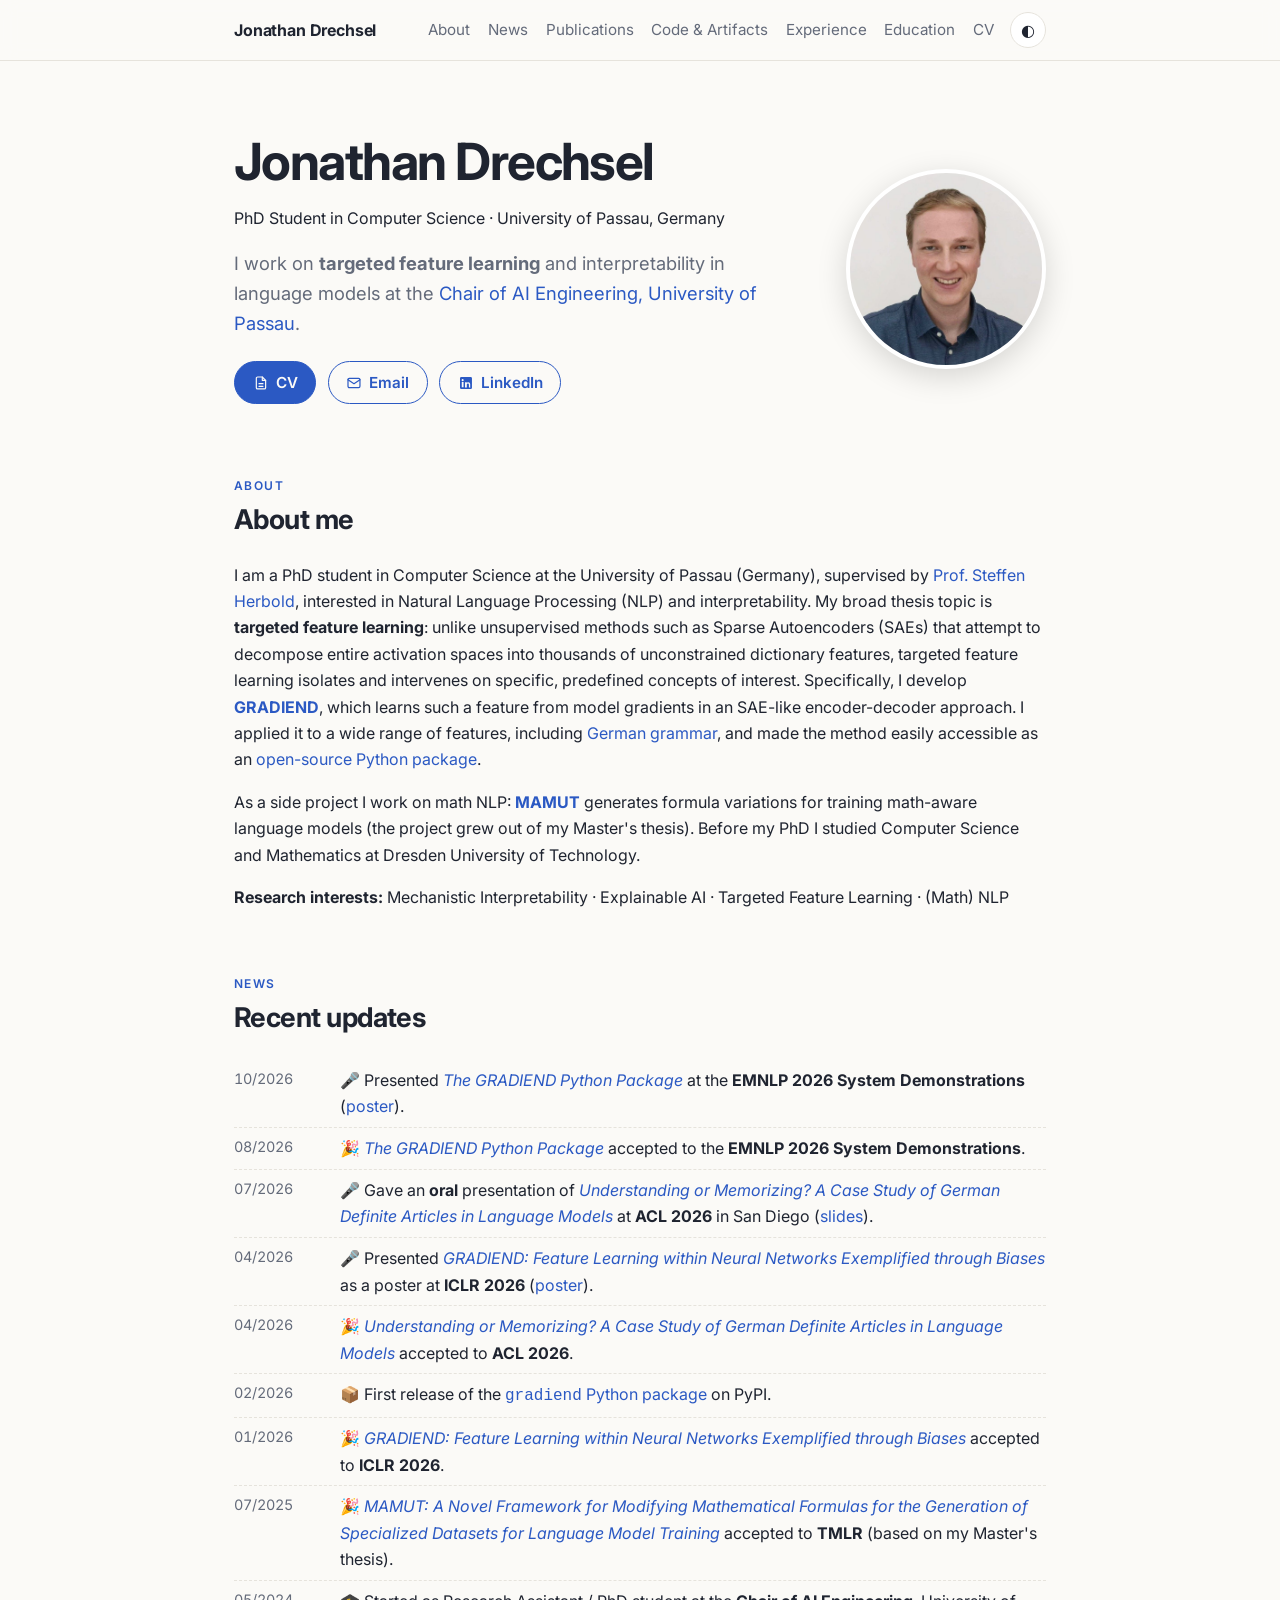
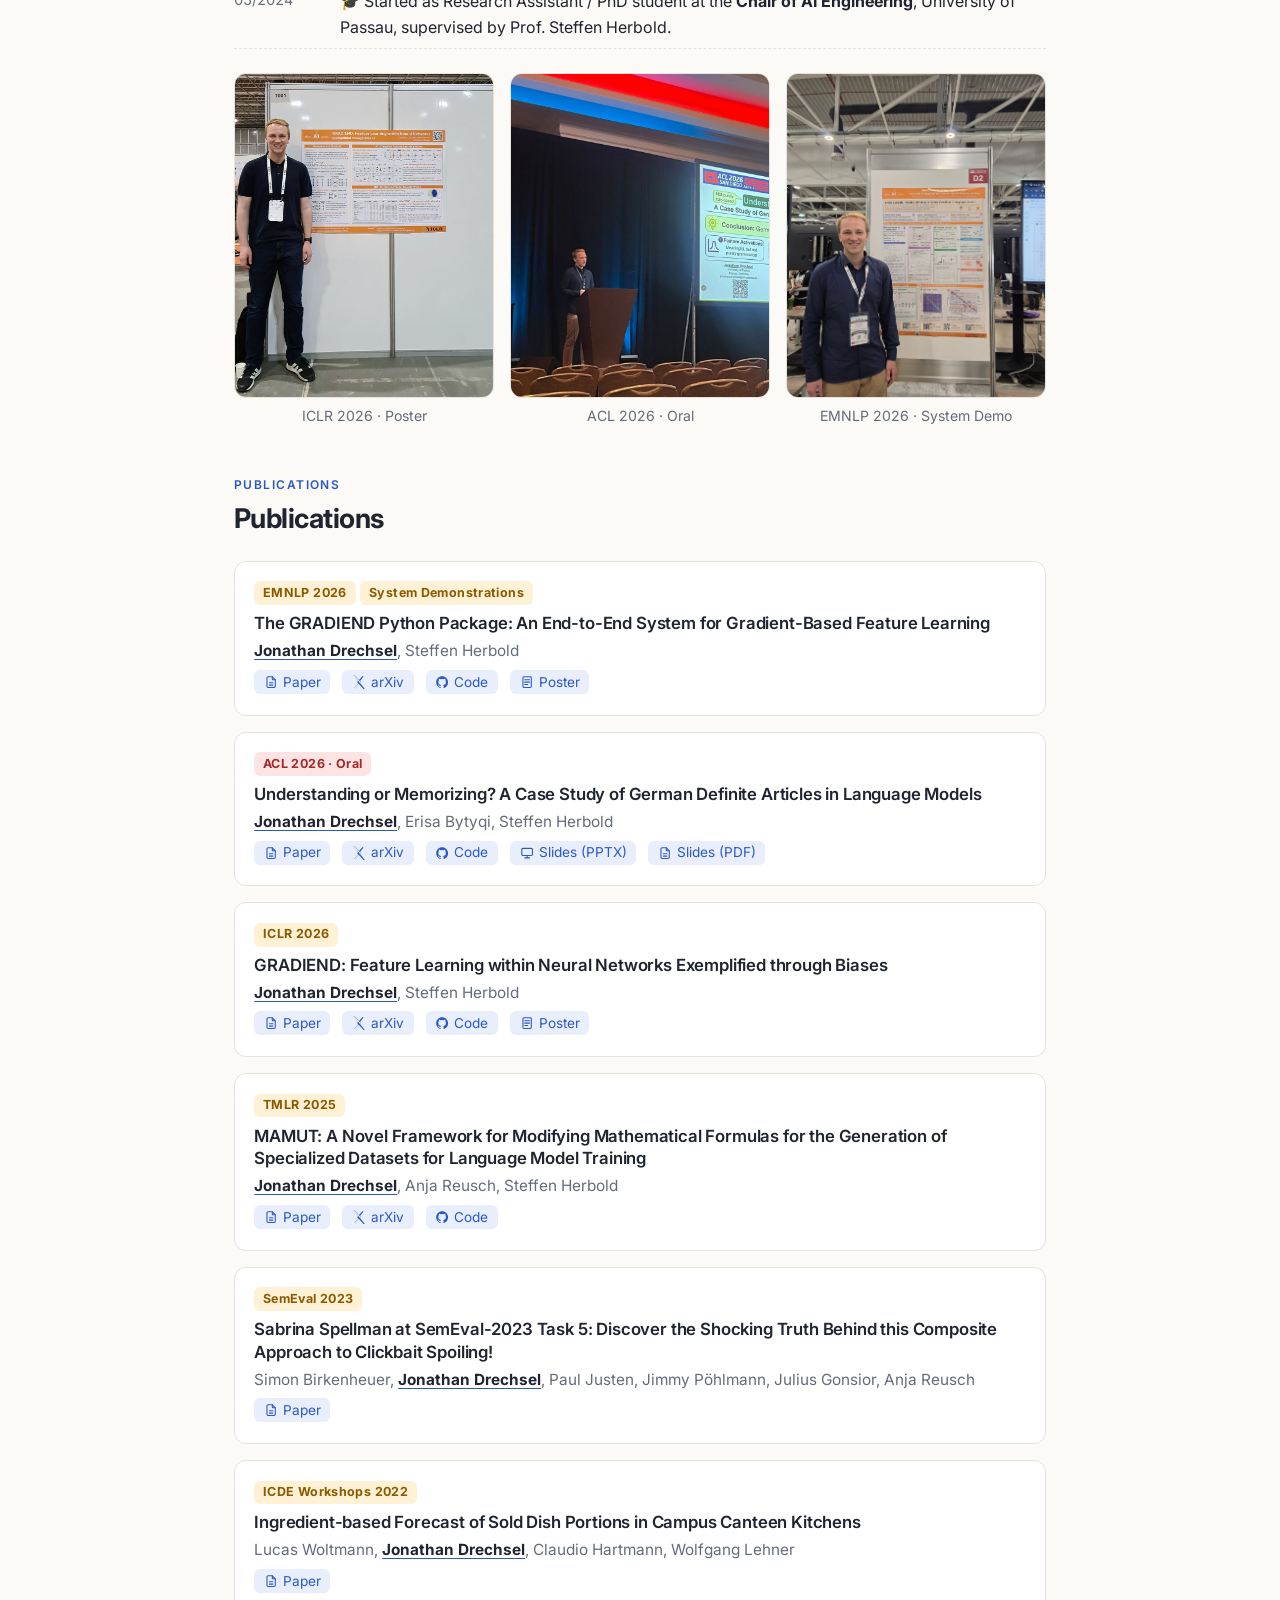
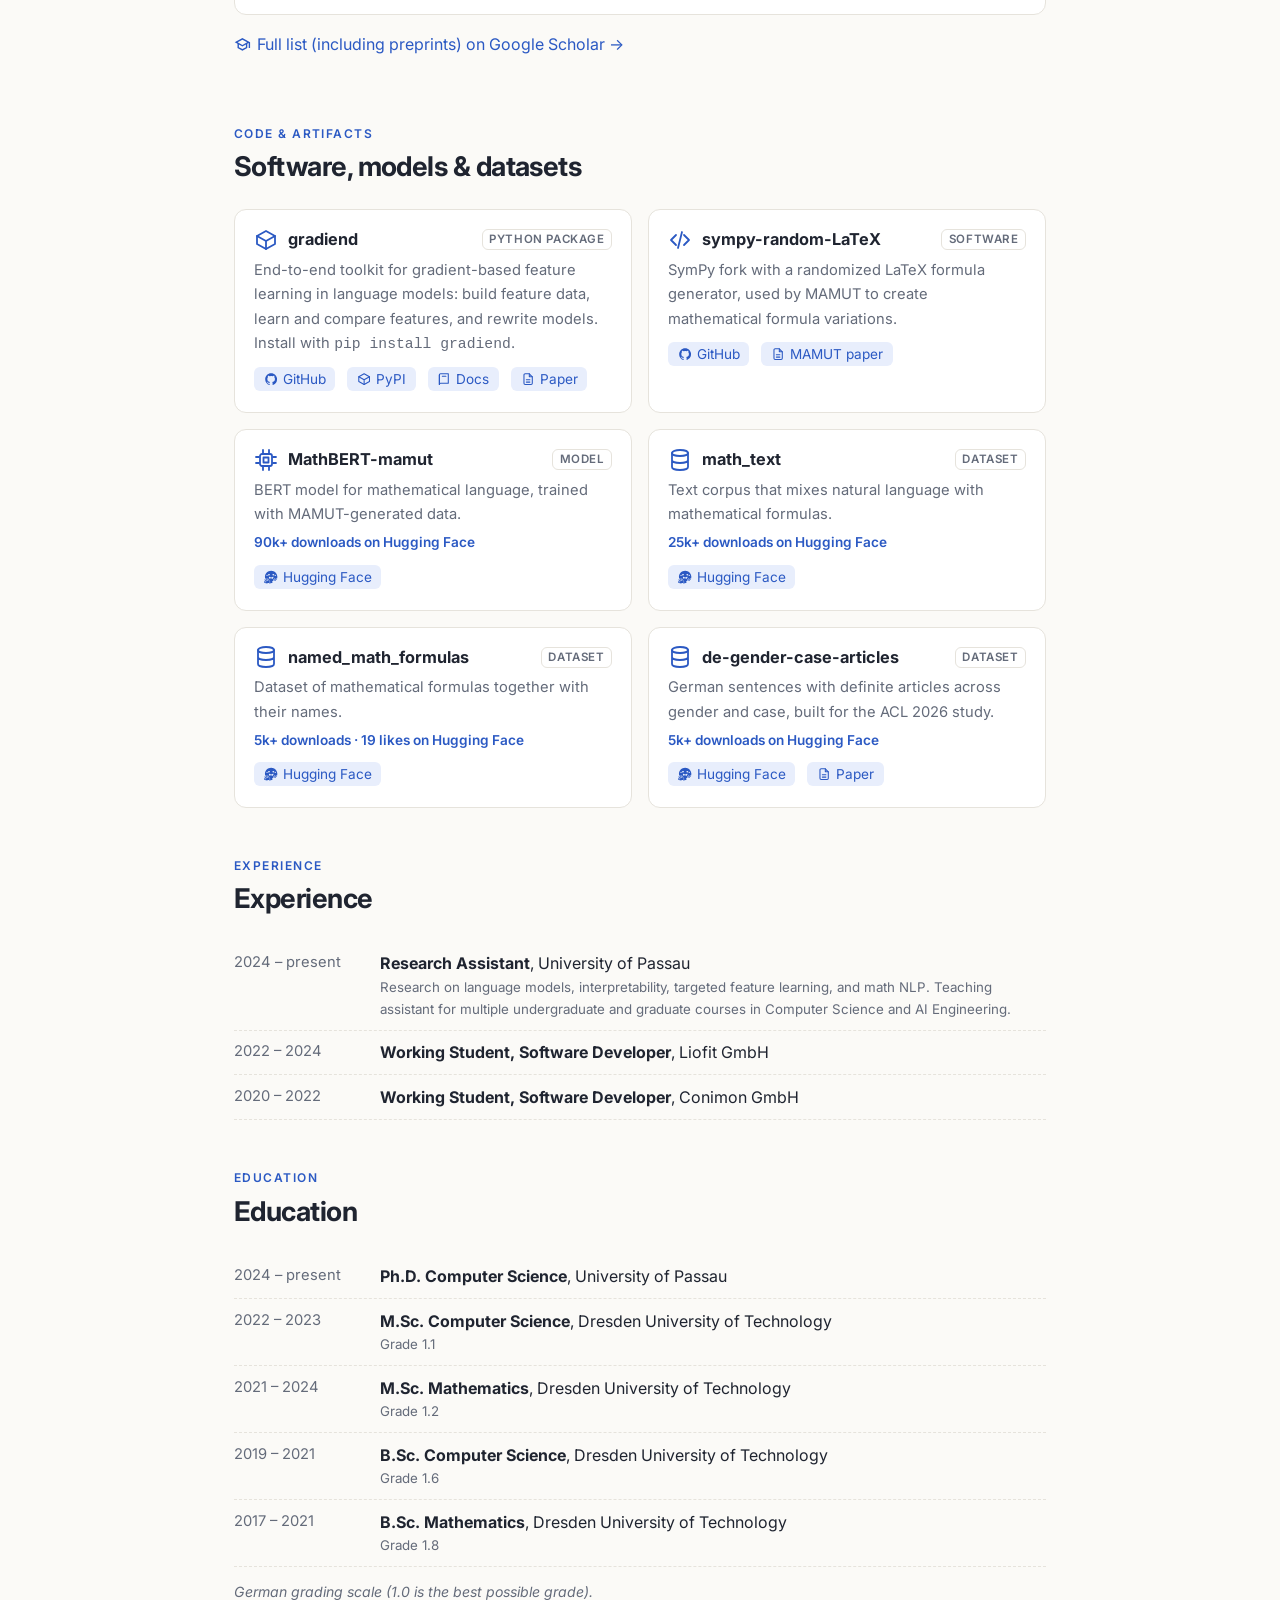
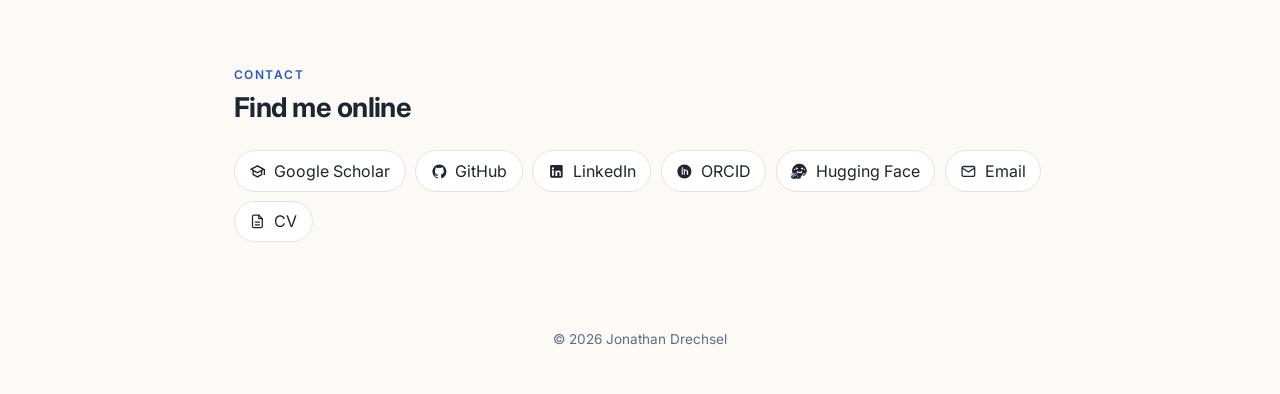
<file: index.html>
<!DOCTYPE html>
<html lang="en" data-theme="light">
<head>
  <meta charset="UTF-8" />
  <meta name="viewport" content="width=device-width, initial-scale=1" />
  <meta name="description" content="Jonathan Drechsel — PhD student in Computer Science at the University of Passau working on mechanistic interpretability, targeted feature learning, and (Math) NLP." />
  <meta name="author" content="Jonathan Drechsel" />
  <link rel="canonical" href="https://jdrechsel13.github.io/" />
  <meta property="og:type" content="website" />
  <meta property="og:title" content="Jonathan Drechsel" />
  <meta property="og:description" content="PhD student in Computer Science at the University of Passau working on mechanistic interpretability, targeted feature learning (GRADIEND), and (Math) NLP." />
  <meta property="og:url" content="https://jdrechsel13.github.io/" />
  <meta property="og:image" content="https://jdrechsel13.github.io/assets/profile.jpg" />
  <meta name="twitter:card" content="summary" />
  <meta name="twitter:title" content="Jonathan Drechsel" />
  <meta name="twitter:description" content="PhD student in Computer Science at the University of Passau working on mechanistic interpretability, targeted feature learning (GRADIEND), and (Math) NLP." />
  <meta name="twitter:image" content="https://jdrechsel13.github.io/assets/profile.jpg" />
  <title>Jonathan Drechsel</title>
  <link rel="icon" type="image/svg+xml" href="favicon.svg" />
  <script type="application/ld+json">
  {
    "@context": "https://schema.org",
    "@type": "Person",
    "name": "Jonathan Drechsel",
    "jobTitle": "PhD Student in Computer Science",
    "affiliation": {
      "@type": "Organization",
      "name": "University of Passau",
      "url": "https://www.fim.uni-passau.de/ai-engineering"
    },
    "url": "https://jdrechsel13.github.io/",
    "image": "https://jdrechsel13.github.io/assets/profile.jpg",
    "sameAs": [
      "https://scholar.google.com/citations?user=QU3A0L8AAAAJ",
      "https://github.com/jdrechsel13",
      "https://orcid.org/0009-0007-3383-2777",
      "https://www.linkedin.com/in/jonathan-drechsel-561b48285"
    ]
  }
  </script>
  <link rel="preconnect" href="https://fonts.googleapis.com" />
  <link rel="preconnect" href="https://fonts.gstatic.com" crossorigin />
  <link href="https://fonts.googleapis.com/css2?family=Inter:wght@400;500;600;700&display=swap" rel="stylesheet" />
  <link rel="stylesheet" href="styles.css" />
  <script>try{var t=localStorage.getItem("theme");if(t)document.documentElement.setAttribute("data-theme",t)}catch(e){}</script>
</head>
<body>
  <!-- Icon sprite -->
  <svg width="0" height="0" style="position:absolute" aria-hidden="true">
    <symbol id="i-github" viewBox="0 0 24 24"><path fill="currentColor" d="M12 2C6.48 2 2 6.58 2 12.26c0 4.52 2.87 8.35 6.84 9.71.5.1.68-.22.68-.48 0-.24-.01-.87-.01-1.71-2.78.62-3.37-1.37-3.37-1.37-.45-1.18-1.11-1.5-1.11-1.5-.91-.64.07-.63.07-.63 1 .07 1.53 1.06 1.53 1.06.89 1.56 2.34 1.11 2.91.85.09-.66.35-1.11.63-1.37-2.22-.26-4.56-1.14-4.56-5.07 0-1.12.39-2.03 1.03-2.75-.1-.26-.45-1.3.1-2.71 0 0 .84-.27 2.75 1.05A9.3 9.3 0 0 1 12 6.84c.85.004 1.71.12 2.51.35 1.9-1.32 2.74-1.05 2.74-1.05.55 1.41.2 2.45.1 2.71.64.72 1.03 1.63 1.03 2.75 0 3.94-2.34 4.8-4.57 5.06.36.32.68.94.68 1.9 0 1.37-.01 2.47-.01 2.81 0 .27.18.59.69.48A10.27 10.27 0 0 0 22 12.26C22 6.58 17.52 2 12 2z"/></symbol>
    <symbol id="i-linkedin" viewBox="0 0 24 24"><path fill="currentColor" d="M19 3a2 2 0 0 1 2 2v14a2 2 0 0 1-2 2H5a2 2 0 0 1-2-2V5a2 2 0 0 1 2-2h14zM8.34 18.34V10.5H5.67v7.84h2.67zM7 9.3a1.55 1.55 0 1 0 0-3.1 1.55 1.55 0 0 0 0 3.1zM18.34 18.34v-4.27c0-2.29-1.22-3.35-2.85-3.35-1.31 0-1.9.72-2.23 1.23v-1.05h-2.67c.04.74 0 7.84 0 7.84h2.67v-4.38c0-.23.02-.47.08-.63.19-.47.62-1 1.35-1 0 0 .95-.06 1.48.95.3.56.27 1.36.27 2.14v2.92h2.9z"/></symbol>
    <symbol id="i-orcid" viewBox="0 0 24 24"><path fill="currentColor" d="M12 2C6.48 2 2 6.48 2 12s4.48 10 10 10 10-4.48 10-10S17.52 2 12 2zM9.62 16.85H8.16V8.36h1.46v8.49zm.73-9.72a.95.95 0 1 1-1.9 0 .95.95 0 0 1 1.9 0zm6.5 9.72h-1.45v-4.37c0-1.08-.39-1.82-1.36-1.82-.74 0-1.18.5-1.37.98-.07.17-.09.41-.09.65v4.56h-1.45s.02-7.38 0-8.15h1.45v1.16c.19-.3.54-.72 1.32-.72 1.97 0 3.45 1.29 3.45 4.05v3.66z"/></symbol>
    <symbol id="i-scholar" viewBox="0 0 24 24"><path fill="currentColor" d="M12 3 1 9l4 2.18v6L12 21l7-3.82v-6l2-1.09V17h2V9L12 3zm6.82 6L12 12.72 5.18 9 12 5.28 18.82 9zM17 15.99l-5 2.73-5-2.73v-3.72L12 15l5-2.73v3.72z"/></symbol>
    <symbol id="i-mail" viewBox="0 0 24 24"><g fill="none" stroke="currentColor" stroke-width="1.8" stroke-linecap="round" stroke-linejoin="round"><rect x="3" y="5" width="18" height="14" rx="2"/><path d="m3 7 9 6 9-6"/></g></symbol>
    <symbol id="i-file" viewBox="0 0 24 24"><g fill="none" stroke="currentColor" stroke-width="1.8" stroke-linecap="round" stroke-linejoin="round"><path d="M14 3H7a2 2 0 0 0-2 2v14a2 2 0 0 0 2 2h10a2 2 0 0 0 2-2V8z"/><path d="M14 3v5h5M9 13h6M9 17h6"/></g></symbol>
    <symbol id="i-package" viewBox="0 0 24 24"><g fill="none" stroke="currentColor" stroke-width="1.8" stroke-linecap="round" stroke-linejoin="round"><path d="M21 8 12 3 3 8v8l9 5 9-5z"/><path d="m3 8 9 5 9-5M12 13v8"/></g></symbol>
    <symbol id="i-book" viewBox="0 0 24 24"><g fill="none" stroke="currentColor" stroke-width="1.8" stroke-linecap="round" stroke-linejoin="round"><path d="M4 5a2 2 0 0 1 2-2h13v16H6a2 2 0 0 0-2 2z"/><path d="M4 21V5M9 7h6"/></g></symbol>
    <symbol id="i-database" viewBox="0 0 24 24"><g fill="none" stroke="currentColor" stroke-width="1.8" stroke-linecap="round" stroke-linejoin="round"><ellipse cx="12" cy="5" rx="8" ry="3"/><path d="M4 5v14c0 1.7 3.6 3 8 3s8-1.3 8-3V5M4 12c0 1.7 3.6 3 8 3s8-1.3 8-3"/></g></symbol>
    <symbol id="i-cpu" viewBox="0 0 24 24"><g fill="none" stroke="currentColor" stroke-width="1.8" stroke-linecap="round" stroke-linejoin="round"><rect x="6" y="6" width="12" height="12" rx="2"/><rect x="9.5" y="9.5" width="5" height="5"/><path d="M9 2v3M15 2v3M9 19v3M15 19v3M2 9h3M2 15h3M19 9h3M19 15h3"/></g></symbol>
    <symbol id="i-code" viewBox="0 0 24 24"><g fill="none" stroke="currentColor" stroke-width="1.8" stroke-linecap="round" stroke-linejoin="round"><path d="m8 7-5 5 5 5M16 7l5 5-5 5M14 4l-4 16"/></g></symbol>
    <symbol id="i-hf" viewBox="0 0 24 24"><path fill="currentColor" d="M12.025 1.13c-5.77 0-10.449 4.647-10.449 10.378 0 1.112.178 2.181.503 3.185.064-.222.203-.444.416-.577a.96.96 0 0 1 .524-.15c.293 0 .584.124.84.284.278.173.48.408.71.694.226.282.458.611.684.951v-.014c.017-.324.106-.622.264-.874s.403-.487.762-.543c.3-.047.596.06.787.203s.31.313.4.467c.15.257.212.468.233.542.01.026.653 1.552 1.657 2.54.616.605 1.01 1.223 1.082 1.912.055.537-.096 1.059-.38 1.572.637.121 1.294.187 1.967.187.657 0 1.298-.063 1.921-.178-.287-.517-.44-1.041-.384-1.581.07-.69.465-1.307 1.081-1.913 1.004-.987 1.647-2.513 1.657-2.539.021-.074.083-.285.233-.542.09-.154.208-.323.4-.467a1.08 1.08 0 0 1 .787-.203c.359.056.604.29.762.543s.247.55.265.874v.015c.225-.34.457-.67.683-.952.23-.286.432-.52.71-.694.257-.16.547-.284.84-.285a.97.97 0 0 1 .524.151c.228.143.373.388.43.625l.006.04a10.3 10.3 0 0 0 .534-3.273c0-5.731-4.678-10.378-10.449-10.378M8.327 6.583a1.5 1.5 0 0 1 .713.174 1.487 1.487 0 0 1 .617 2.013c-.183.343-.762-.214-1.102-.094-.38.134-.532.914-.917.71a1.487 1.487 0 0 1 .69-2.803m7.486 0a1.487 1.487 0 0 1 .689 2.803c-.385.204-.536-.576-.916-.71-.34-.12-.92.437-1.103.094a1.487 1.487 0 0 1 .617-2.013 1.5 1.5 0 0 1 .713-.174m-10.68 1.55a.96.96 0 1 1 0 1.921.96.96 0 0 1 0-1.92m13.838 0a.96.96 0 1 1 0 1.92.96.96 0 0 1 0-1.92M8.489 11.458c.588.01 1.965 1.157 3.572 1.164 1.607-.007 2.984-1.155 3.572-1.164.196-.003.305.12.305.454 0 .886-.424 2.328-1.563 3.202-.22-.756-1.396-1.366-1.63-1.32q-.011.001-.02.006l-.044.026-.01.008-.03.024q-.018.017-.035.036l-.032.04a1 1 0 0 0-.058.09l-.014.025q-.049.088-.11.19a1 1 0 0 1-.083.116 1.2 1.2 0 0 1-.173.18q-.035.029-.075.058a1.3 1.3 0 0 1-.251-.243 1 1 0 0 1-.076-.107c-.124-.193-.177-.363-.337-.444-.034-.016-.104-.008-.2.022q-.094.03-.216.087-.06.028-.125.063l-.13.074q-.067.04-.136.086a3 3 0 0 0-.135.096 3 3 0 0 0-.26.219 2 2 0 0 0-.12.121 2 2 0 0 0-.106.128l-.002.002a2 2 0 0 0-.09.132l-.001.001a1.2 1.2 0 0 0-.105.212q-.013.036-.024.073c-1.139-.875-1.563-2.317-1.563-3.203 0-.334.109-.457.305-.454m.836 10.354c.824-1.19.766-2.082-.365-3.194-1.13-1.112-1.789-2.738-1.789-2.738s-.246-.945-.806-.858-.97 1.499.202 2.362c1.173.864-.233 1.45-.685.64-.45-.812-1.683-2.896-2.322-3.295s-1.089-.175-.938.647 2.822 2.813 2.562 3.244-1.176-.506-1.176-.506-2.866-2.567-3.49-1.898.473 1.23 2.037 2.16c1.564.932 1.686 1.178 1.464 1.53s-3.675-2.511-4-1.297c-.323 1.214 3.524 1.567 3.287 2.405-.238.839-2.71-1.587-3.216-.642-.506.946 3.49 2.056 3.522 2.064 1.29.33 4.568 1.028 5.713-.624m5.349 0c-.824-1.19-.766-2.082.365-3.194 1.13-1.112 1.789-2.738 1.789-2.738s.246-.945.806-.858.97 1.499-.202 2.362c-1.173.864.233 1.45.685.64.451-.812 1.683-2.896 2.322-3.295s1.089-.175.938.647-2.822 2.813-2.562 3.244-1.176-.506-1.176-.506-2.866-2.567-3.49-1.898-.473 1.23-2.037 2.16c-1.564.932-1.686 1.178-1.464 1.53s3.675-2.511 4-1.297c.323 1.214-3.524 1.567-3.287 2.405.238.839 2.71-1.587 3.216-.642.506.946-3.49 2.056-3.522 2.064-1.29.33-4.568 1.028-5.713-.624"/></symbol>
    <symbol id="i-arxiv" viewBox="0 0 24 24"><path fill="currentColor" d="M3.8423 0a1.0037 1.0037 0 0 0-.922.6078c-.1536.3687-.0438.6275.2938 1.1113l6.9185 8.3597-1.0223 1.1058a1.0393 1.0393 0 0 0 .003 1.4229l1.2292 1.3135-5.4391 6.4444c-.2803.299-.4538.823-.2971 1.1986a1.0253 1.0253 0 0 0 .9585.635.9133.9133 0 0 0 .6891-.3405l5.783-6.126 7.4902 8.0051a.8527.8527 0 0 0 .6835.2597.9575.9575 0 0 0 .8777-.6138c.1577-.377-.017-.7502-.306-1.1407l-7.0518-8.3418 1.0632-1.13a.9626.9626 0 0 0 .0089-1.3165L4.6336.4639s-.3733-.4535-.768-.463zm0 .272h.0166c.2179.0052.4874.2715.5644.3639l.005.006.0052.0055 10.169 10.9905a.6915.6915 0 0 1-.0072.945l-1.0666 1.133-1.4982-1.7724-8.5994-10.39c-.3286-.472-.352-.6183-.2592-.841a.7307.7307 0 0 1 .6704-.4401Zm14.341 1.5701a.877.877 0 0 0-.6554.2418l-5.6962 6.1584 1.6944 1.8319 5.3089-6.5138c.3251-.4335.479-.6603.3247-1.0292a1.1205 1.1205 0 0 0-.9763-.689zm-7.6557 12.2823 1.3186 1.4135-5.7864 6.1295a.6494.6494 0 0 1-.4959.26.7516.7516 0 0 1-.706-.4669c-.1119-.2682.0359-.6864.2442-.9083l.0051-.0055.0047-.0055z"/></symbol>
    <symbol id="i-slides" viewBox="0 0 24 24"><g fill="none" stroke="currentColor" stroke-width="1.8" stroke-linecap="round" stroke-linejoin="round"><rect x="3" y="4" width="18" height="12" rx="2"/><path d="M12 16v4M8 20h8"/></g></symbol>
    <symbol id="i-poster" viewBox="0 0 24 24"><g fill="none" stroke="currentColor" stroke-width="1.8" stroke-linecap="round" stroke-linejoin="round"><rect x="5" y="3" width="14" height="18" rx="1.5"/><path d="M8 8h8M8 12h8M8 16h5"/></g></symbol>
  </svg>

  <header class="site-header">
    <div class="wrap">
      <a class="brand" href="#top">Jonathan Drechsel</a>
      <nav class="nav" aria-label="Primary">
        <a href="#about">About</a>
        <a href="#news">News</a>
        <a href="#publications">Publications</a>
        <a href="#artifacts">Code &amp; Artifacts</a>
        <a href="#experience">Experience</a>
        <a href="#education">Education</a>
        <a href="cv.html">CV</a>
      </nav>
      <button type="button" class="theme-toggle" id="theme-toggle" aria-label="Toggle dark mode">◐</button>
    </div>
  </header>

  <main id="top" class="wrap">
    <section class="hero">
      <div>
        <h1>Jonathan Drechsel</h1>
        <p class="hero__role">PhD Student in Computer Science · University of Passau, Germany</p>
        <p class="hero__lead">I work on <strong>targeted feature learning</strong> and interpretability in language models at the <a href="https://www.fim.uni-passau.de/ai-engineering" target="_blank" rel="noopener">Chair of AI Engineering, University of Passau</a>.</p>
        <div class="btns">
          <a class="btn btn--primary" href="cv.html"><svg class="icon"><use href="#i-file"/></svg>CV</a>
          <a class="btn btn--ghost" href="mailto:jonathan.drechsel@uni-passau.de"><svg class="icon"><use href="#i-mail"/></svg>Email</a>
          <a class="btn btn--ghost" href="https://www.linkedin.com/in/jonathan-drechsel-561b48285" target="_blank" rel="noopener"><svg class="icon"><use href="#i-linkedin"/></svg>LinkedIn</a>
        </div>
      </div>
      <img class="hero__photo" src="assets/profile.jpg" alt="Portrait of Jonathan Drechsel" onerror="this.style.visibility='hidden'" />
    </section>

    <section id="about" class="section">
      <div class="section__label">About</div>
      <h2>About me</h2>
      <p>I am a PhD student in Computer Science at the University of Passau (Germany), supervised by <a href="https://scholar.google.com/citations?user=Fac_e58AAAAJ" target="_blank" rel="noopener">Prof. Steffen Herbold</a>, interested in Natural Language Processing (NLP) and interpretability. My broad thesis topic is <strong>targeted feature learning</strong>: unlike unsupervised methods such as Sparse Autoencoders (SAEs) that attempt to decompose entire activation spaces into thousands of unconstrained dictionary features, targeted feature learning isolates and intervenes on specific, predefined concepts of interest. Specifically, I develop <a href="https://iclr.cc/virtual/2026/poster/10011792" target="_blank" rel="noopener"><strong>GRADIEND</strong></a>, which learns such a feature from model gradients in an SAE-like encoder-decoder approach. I applied it to a wide range of features, including <a href="https://aclanthology.org/2026.acl-long.436/" target="_blank" rel="noopener">German grammar</a>, and made the method easily accessible as an <a href="https://aclanthology.org/2026.emnlp-demos.18/" target="_blank" rel="noopener">open-source Python package</a>.</p>
      <p>As a side project I work on math NLP: <a href="https://openreview.net/forum?id=khODmRpQEx" target="_blank" rel="noopener"><strong>MAMUT</strong></a> generates formula variations for training math-aware language models (the project grew out of my Master's thesis). Before my PhD I studied Computer Science and Mathematics at Dresden University of Technology.</p>
      <p><strong>Research interests:</strong> Mechanistic Interpretability · Explainable AI · Targeted Feature Learning · (Math) NLP</p>
    </section>

    <section id="news" class="section">
      <div class="section__label">News</div>
      <h2>Recent updates</h2>
      <ul class="news">
        <li><time>10/2026</time><span>🎤 Presented <a href="https://aclanthology.org/2026.emnlp-demos.18/" target="_blank" rel="noopener"><em>The GRADIEND Python Package</em></a> at the <strong>EMNLP 2026 System Demonstrations</strong> (<a href="assets/2026-EMNLP-poster.pdf" target="_blank" rel="noopener">poster</a>).</span></li>
        <li><time>08/2026</time><span>🎉 <a href="https://aclanthology.org/2026.emnlp-demos.18/" target="_blank" rel="noopener"><em>The GRADIEND Python Package</em></a> accepted to the <strong>EMNLP 2026 System Demonstrations</strong>.</span></li>
        <li><time>07/2026</time><span>🎤 Gave an <strong>oral</strong> presentation of <a href="https://aclanthology.org/2026.acl-long.436/" target="_blank" rel="noopener"><em>Understanding or Memorizing? A Case Study of German Definite Articles in Language Models</em></a> at <strong>ACL 2026</strong> in San Diego (<a href="assets/2026-ACL-slides.pptx" download>slides</a>).</span></li>
        <li><time>04/2026</time><span>🎤 Presented <a href="https://iclr.cc/virtual/2026/poster/10011792" target="_blank" rel="noopener"><em>GRADIEND: Feature Learning within Neural Networks Exemplified through Biases</em></a> as a poster at <strong>ICLR 2026</strong> (<a href="assets/2026-ICLR-poster.pdf" target="_blank" rel="noopener">poster</a>).</span></li>
        <li><time>04/2026</time><span>🎉 <a href="https://aclanthology.org/2026.acl-long.436/" target="_blank" rel="noopener"><em>Understanding or Memorizing? A Case Study of German Definite Articles in Language Models</em></a> accepted to <strong>ACL 2026</strong>.</span></li>
        <li><time>02/2026</time><span>📦 First release of the <a href="https://pypi.org/project/gradiend/" target="_blank" rel="noopener"><code>gradiend</code> Python package</a> on PyPI.</span></li>
        <li><time>01/2026</time><span>🎉 <a href="https://iclr.cc/virtual/2026/poster/10011792" target="_blank" rel="noopener"><em>GRADIEND: Feature Learning within Neural Networks Exemplified through Biases</em></a> accepted to <strong>ICLR 2026</strong>.</span></li>
        <li><time>07/2025</time><span>🎉 <a href="https://openreview.net/forum?id=khODmRpQEx" target="_blank" rel="noopener"><em>MAMUT: A Novel Framework for Modifying Mathematical Formulas for the Generation of Specialized Datasets for Language Model Training</em></a> accepted to <strong>TMLR</strong> (based on my Master's thesis).</span></li>
        <li><time>05/2024</time><span>🎓 Started as Research Assistant / PhD student at the <strong>Chair of AI Engineering</strong>, University of Passau, supervised by Prof. Steffen Herbold.</span></li>
      </ul>
      <div class="gallery">
        <figure><a href="assets/2026-ICLR-poster.pdf" target="_blank" rel="noopener"><img src="assets/2026-ICLR-photo.jpg" alt="Jonathan Drechsel at his ICLR 2026 poster" loading="lazy" /></a><figcaption>ICLR 2026 · Poster</figcaption></figure>
        <figure><a href="assets/2026-ACL-slides.pptx" download><img src="assets/2026-ACL-photo.jpg" alt="Jonathan Drechsel presenting at ACL 2026" loading="lazy" /></a><figcaption>ACL 2026 · Oral</figcaption></figure>
        <figure><a href="assets/2026-EMNLP-poster.pdf" target="_blank" rel="noopener"><img src="assets/2026-EMNLP-photo.jpg" alt="Jonathan Drechsel at his EMNLP 2026 demo poster" loading="lazy" /></a><figcaption>EMNLP 2026 · System Demo</figcaption></figure>
      </div>
    </section>

    <section id="publications" class="section">
      <div class="section__label">Publications</div>
      <h2>Publications</h2>

      <article class="pub">
        <span class="venue">EMNLP 2026</span><span class="venue">System Demonstrations</span>
        <h3 class="pub__title">The GRADIEND Python Package: An End-to-End System for Gradient-Based Feature Learning</h3>
        <p class="pub__authors"><strong>Jonathan Drechsel</strong>, Steffen Herbold</p>
        <div class="links">
          <a href="https://aclanthology.org/2026.emnlp-demos.18/" target="_blank" rel="noopener"><svg class="icon"><use href="#i-file"/></svg>Paper</a>
          <a href="https://arxiv.org/abs/2602.23993" target="_blank" rel="noopener"><svg class="icon"><use href="#i-arxiv"/></svg>arXiv</a>
          <a href="https://github.com/aieng-lab/gradiend" target="_blank" rel="noopener"><svg class="icon"><use href="#i-github"/></svg>Code</a>
          <a href="assets/2026-EMNLP-poster.pdf" target="_blank" rel="noopener"><svg class="icon"><use href="#i-poster"/></svg>Poster</a>
        </div>
      </article>

      <article class="pub">
        <span class="venue venue--oral">ACL 2026 · Oral</span>
        <h3 class="pub__title">Understanding or Memorizing? A Case Study of German Definite Articles in Language Models</h3>
        <p class="pub__authors"><strong>Jonathan Drechsel</strong>, Erisa Bytyqi, Steffen Herbold</p>
        <div class="links">
          <a href="https://aclanthology.org/2026.acl-long.436/" target="_blank" rel="noopener"><svg class="icon"><use href="#i-file"/></svg>Paper</a>
          <a href="https://arxiv.org/abs/2601.09313" target="_blank" rel="noopener"><svg class="icon"><use href="#i-arxiv"/></svg>arXiv</a>
          <a href="https://github.com/aieng-lab/gradiend-german-articles" target="_blank" rel="noopener"><svg class="icon"><use href="#i-github"/></svg>Code</a>
          <a href="assets/2026-ACL-slides.pptx" download><svg class="icon"><use href="#i-slides"/></svg>Slides (PPTX)</a>
          <a href="assets/2026-ACL-slides.pdf" target="_blank" rel="noopener"><svg class="icon"><use href="#i-file"/></svg>Slides (PDF)</a>
        </div>
      </article>

      <article class="pub">
        <span class="venue">ICLR 2026</span>
        <h3 class="pub__title">GRADIEND: Feature Learning within Neural Networks Exemplified through Biases</h3>
        <p class="pub__authors"><strong>Jonathan Drechsel</strong>, Steffen Herbold</p>
        <div class="links">
          <a href="https://iclr.cc/virtual/2026/poster/10011792" target="_blank" rel="noopener"><svg class="icon"><use href="#i-file"/></svg>Paper</a>
          <a href="https://arxiv.org/abs/2502.01406" target="_blank" rel="noopener"><svg class="icon"><use href="#i-arxiv"/></svg>arXiv</a>
          <a href="https://github.com/aieng-lab/gradiend-bias" target="_blank" rel="noopener"><svg class="icon"><use href="#i-github"/></svg>Code</a>
          <a href="assets/2026-ICLR-poster.pdf" target="_blank" rel="noopener"><svg class="icon"><use href="#i-poster"/></svg>Poster</a>
        </div>
      </article>

      <article class="pub">
        <span class="venue">TMLR 2025</span>
        <h3 class="pub__title">MAMUT: A Novel Framework for Modifying Mathematical Formulas for the Generation of Specialized Datasets for Language Model Training</h3>
        <p class="pub__authors"><strong>Jonathan Drechsel</strong>, Anja Reusch, Steffen Herbold</p>
        <div class="links">
          <a href="https://openreview.net/forum?id=khODmRpQEx" target="_blank" rel="noopener"><svg class="icon"><use href="#i-file"/></svg>Paper</a>
          <a href="https://arxiv.org/abs/2502.20855" target="_blank" rel="noopener"><svg class="icon"><use href="#i-arxiv"/></svg>arXiv</a>
          <a href="https://github.com/aieng-lab/math-mutator" target="_blank" rel="noopener"><svg class="icon"><use href="#i-github"/></svg>Code</a>
        </div>
      </article>

      <article class="pub">
        <span class="venue">SemEval 2023</span>
        <h3 class="pub__title">Sabrina Spellman at SemEval-2023 Task 5: Discover the Shocking Truth Behind this Composite Approach to Clickbait Spoiling!</h3>
        <p class="pub__authors">Simon Birkenheuer, <strong>Jonathan Drechsel</strong>, Paul Justen, Jimmy Pöhlmann, Julius Gonsior, Anja Reusch</p>
        <div class="links"><a href="https://aclanthology.org/2023.semeval-1.134/" target="_blank" rel="noopener"><svg class="icon"><use href="#i-file"/></svg>Paper</a></div>
      </article>

      <article class="pub">
        <span class="venue">ICDE Workshops 2022</span>
        <h3 class="pub__title">Ingredient-based Forecast of Sold Dish Portions in Campus Canteen Kitchens</h3>
        <p class="pub__authors">Lucas Woltmann, <strong>Jonathan Drechsel</strong>, Claudio Hartmann, Wolfgang Lehner</p>
        <div class="links"><a href="https://ieeexplore.ieee.org/document/9814582/" target="_blank" rel="noopener"><svg class="icon"><use href="#i-file"/></svg>Paper</a></div>
      </article>

      <p><a class="more" href="https://scholar.google.com/citations?user=QU3A0L8AAAAJ" target="_blank" rel="noopener"><svg class="icon"><use href="#i-scholar"/></svg>Full list (including preprints) on Google Scholar →</a></p>
    </section>

    <section id="artifacts" class="section">
      <div class="section__label">Code &amp; Artifacts</div>
      <h2>Software, models &amp; datasets</h2>
      <div class="grid">
        <article class="card">
          <div class="card__head"><svg class="icon icon--lg"><use href="#i-package"/></svg><strong>gradiend</strong><span class="tag">Python package</span></div>
          <p>End-to-end toolkit for gradient-based feature learning in language models: build feature data, learn and compare features, and rewrite models. Install with <code>pip install gradiend</code>.</p>
          <div class="links">
            <a href="https://github.com/aieng-lab/gradiend" target="_blank" rel="noopener"><svg class="icon"><use href="#i-github"/></svg>GitHub</a>
            <a href="https://pypi.org/project/gradiend/" target="_blank" rel="noopener"><svg class="icon"><use href="#i-package"/></svg>PyPI</a>
            <a href="https://aieng-lab.github.io/gradiend/" target="_blank" rel="noopener"><svg class="icon"><use href="#i-book"/></svg>Docs</a>
            <a href="https://aclanthology.org/2026.emnlp-demos.18/" target="_blank" rel="noopener"><svg class="icon"><use href="#i-file"/></svg>Paper</a>
          </div>
        </article>

        <article class="card">
          <div class="card__head"><svg class="icon icon--lg"><use href="#i-code"/></svg><strong>sympy-random-LaTeX</strong><span class="tag">Software</span></div>
          <p>SymPy fork with a randomized LaTeX formula generator, used by MAMUT to create mathematical formula variations.</p>
          <div class="links">
            <a href="https://github.com/jdrechsel13/sympy-random-LaTeX" target="_blank" rel="noopener"><svg class="icon"><use href="#i-github"/></svg>GitHub</a>
            <a href="https://openreview.net/forum?id=khODmRpQEx" target="_blank" rel="noopener"><svg class="icon"><use href="#i-file"/></svg>MAMUT paper</a>
          </div>
        </article>

        <article class="card">
          <div class="card__head"><svg class="icon icon--lg"><use href="#i-cpu"/></svg><strong>MathBERT-mamut</strong><span class="tag">Model</span></div>
          <p>BERT model for mathematical language, trained with MAMUT-generated data.</p>
          <p class="stat">90k+ downloads on Hugging Face</p>
          <div class="links"><a href="https://huggingface.co/aieng-lab/MathBERT-mamut" target="_blank" rel="noopener"><svg class="icon"><use href="#i-hf"/></svg>Hugging Face</a></div>
        </article>

        <article class="card">
          <div class="card__head"><svg class="icon icon--lg"><use href="#i-database"/></svg><strong>math_text</strong><span class="tag">Dataset</span></div>
          <p>Text corpus that mixes natural language with mathematical formulas.</p>
          <p class="stat">25k+ downloads on Hugging Face</p>
          <div class="links"><a href="https://huggingface.co/datasets/ddrg/math_text" target="_blank" rel="noopener"><svg class="icon"><use href="#i-hf"/></svg>Hugging Face</a></div>
        </article>

        <article class="card">
          <div class="card__head"><svg class="icon icon--lg"><use href="#i-database"/></svg><strong>named_math_formulas</strong><span class="tag">Dataset</span></div>
          <p>Dataset of mathematical formulas together with their names.</p>
          <p class="stat">5k+ downloads · 19 likes on Hugging Face</p>
          <div class="links"><a href="https://huggingface.co/datasets/ddrg/named_math_formulas" target="_blank" rel="noopener"><svg class="icon"><use href="#i-hf"/></svg>Hugging Face</a></div>
        </article>

        <article class="card">
          <div class="card__head"><svg class="icon icon--lg"><use href="#i-database"/></svg><strong>de-gender-case-articles</strong><span class="tag">Dataset</span></div>
          <p>German sentences with definite articles across gender and case, built for the ACL 2026 study.</p>
          <p class="stat">5k+ downloads on Hugging Face</p>
          <div class="links">
            <a href="https://huggingface.co/datasets/aieng-lab/de-gender-case-articles" target="_blank" rel="noopener"><svg class="icon"><use href="#i-hf"/></svg>Hugging Face</a>
            <a href="https://aclanthology.org/2026.acl-long.436/" target="_blank" rel="noopener"><svg class="icon"><use href="#i-file"/></svg>Paper</a>
          </div>
        </article>
      </div>
    </section>

    <section id="experience" class="section">
      <div class="section__label">Experience</div>
      <h2>Experience</h2>
      <ul class="tl">
        <li><span class="when">2024 – present</span><span class="what"><strong>Research Assistant</strong>, University of Passau<small>Research on language models, interpretability, targeted feature learning, and math NLP. Teaching assistant for multiple undergraduate and graduate courses in Computer Science and AI Engineering.</small></span></li>
        <li><span class="when">2022 – 2024</span><span class="what"><strong>Working Student, Software Developer</strong>, Liofit GmbH</span></li>
        <li><span class="when">2020 – 2022</span><span class="what"><strong>Working Student, Software Developer</strong>, Conimon GmbH</span></li>
      </ul>
    </section>

    <section id="education" class="section">
      <div class="section__label">Education</div>
      <h2>Education</h2>
      <ul class="tl">
        <li><span class="when">2024 – present</span><span class="what"><strong>Ph.D. Computer Science</strong>, University of Passau</span></li>
        <li><span class="when">2022 – 2023</span><span class="what"><strong>M.Sc. Computer Science</strong>, Dresden University of Technology<small>Grade 1.1</small></span></li>
        <li><span class="when">2021 – 2024</span><span class="what"><strong>M.Sc. Mathematics</strong>, Dresden University of Technology<small>Grade 1.2</small></span></li>
        <li><span class="when">2019 – 2021</span><span class="what"><strong>B.Sc. Computer Science</strong>, Dresden University of Technology<small>Grade 1.6</small></span></li>
        <li><span class="when">2017 – 2021</span><span class="what"><strong>B.Sc. Mathematics</strong>, Dresden University of Technology<small>Grade 1.8</small></span></li>
      </ul>
      <p class="note">German grading scale (1.0 is the best possible grade).</p>
    </section>

    <section id="contact" class="section">
      <div class="section__label">Contact</div>
      <h2>Find me online</h2>
      <ul class="chips">
        <li><a href="https://scholar.google.com/citations?user=QU3A0L8AAAAJ" target="_blank" rel="noopener"><svg class="icon"><use href="#i-scholar"/></svg>Google Scholar</a></li>
        <li><a href="https://github.com/jdrechsel13" target="_blank" rel="noopener"><svg class="icon"><use href="#i-github"/></svg>GitHub</a></li>
        <li><a href="https://www.linkedin.com/in/jonathan-drechsel-561b48285" target="_blank" rel="noopener"><svg class="icon"><use href="#i-linkedin"/></svg>LinkedIn</a></li>
        <li><a href="https://orcid.org/0009-0007-3383-2777" target="_blank" rel="noopener"><svg class="icon"><use href="#i-orcid"/></svg>ORCID</a></li>
        <li><a href="https://huggingface.co/jdrechsel" target="_blank" rel="noopener"><svg class="icon"><use href="#i-hf"/></svg>Hugging Face</a></li>
        <li><a href="mailto:jonathan.drechsel@uni-passau.de"><svg class="icon"><use href="#i-mail"/></svg>Email</a></li>
        <li><a href="cv.html"><svg class="icon"><use href="#i-file"/></svg>CV</a></li>
      </ul>
    </section>
  </main>

  <footer class="site-footer"><p>© <span id="year"></span> Jonathan Drechsel</p></footer>
  <script src="script.js"></script>
</body>
</html>
</file>
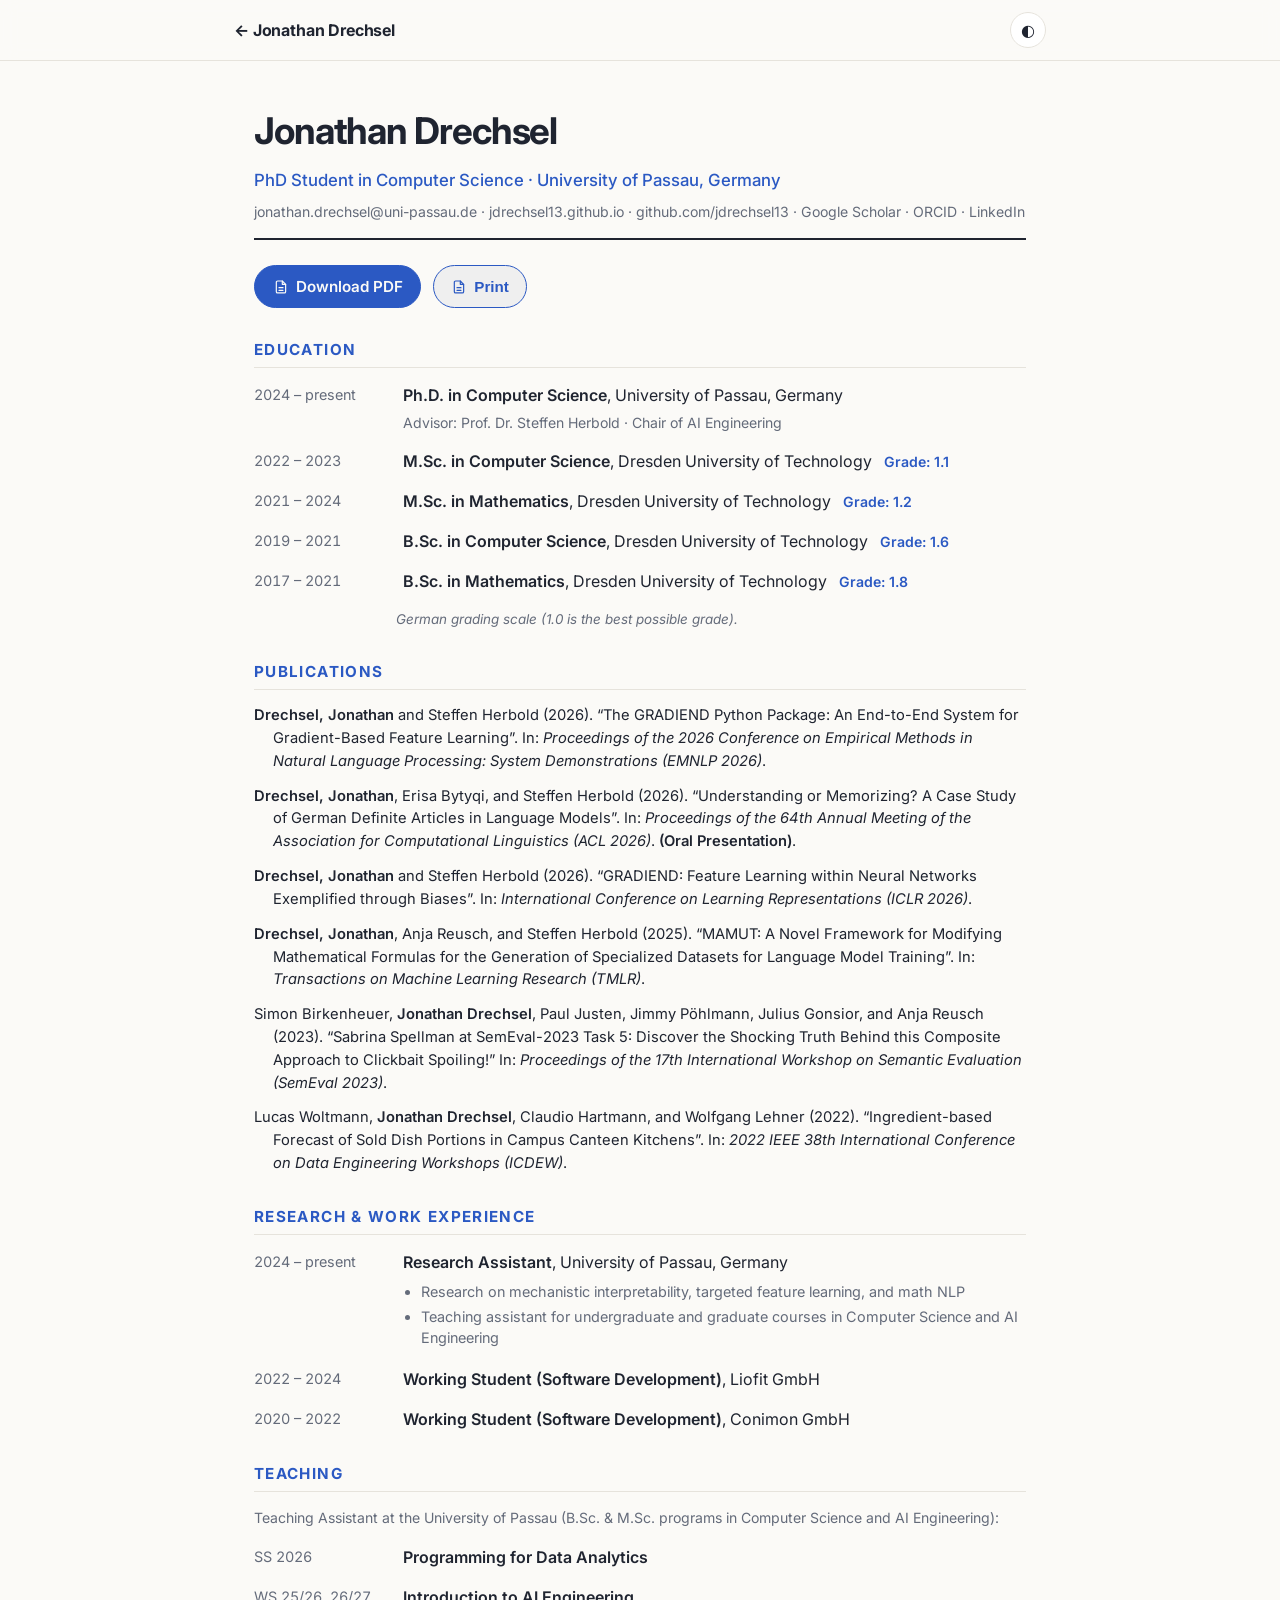
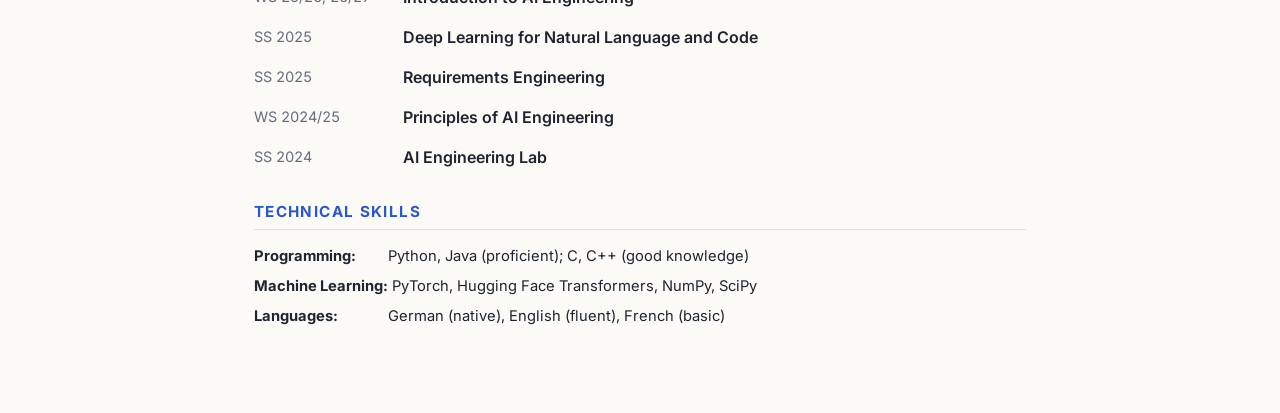
<file: cv.html>
<!DOCTYPE html>
<html lang="en" data-theme="light">
<head>
  <meta charset="UTF-8" />
  <meta name="viewport" content="width=device-width, initial-scale=1" />
  <meta name="description" content="Curriculum Vitae of Jonathan Drechsel — PhD student in Computer Science at the University of Passau." />
  <meta name="author" content="Jonathan Drechsel" />
  <link rel="canonical" href="https://jdrechsel13.github.io/cv.html" />
  <title>Curriculum Vitae – Jonathan Drechsel</title>
  <link rel="icon" type="image/svg+xml" href="favicon.svg" />
  <link rel="preconnect" href="https://fonts.googleapis.com" />
  <link rel="preconnect" href="https://fonts.gstatic.com" crossorigin />
  <link href="https://fonts.googleapis.com/css2?family=Inter:wght@400;500;600;700&display=swap" rel="stylesheet" />
  <link rel="stylesheet" href="styles.css" />
  <script>try{var t=localStorage.getItem("theme");if(t)document.documentElement.setAttribute("data-theme",t)}catch(e){}</script>
</head>
<body class="cv-body">
  <header class="site-header">
    <div class="wrap">
      <a class="brand" href="index.html">← Jonathan Drechsel</a>
      <button type="button" class="theme-toggle" id="theme-toggle" aria-label="Toggle dark mode">◐</button>
    </div>
  </header>

  <main class="cv">
    <div class="cv-header">
      <h1>Jonathan Drechsel</h1>
      <p class="cv-role">PhD Student in Computer Science · University of Passau, Germany</p>
      <p class="cv-contact">
        <a href="mailto:jonathan.drechsel@uni-passau.de">jonathan.drechsel@uni-passau.de</a> · 
        <a href="https://jdrechsel13.github.io">jdrechsel13.github.io</a> · 
        <a href="https://github.com/jdrechsel13">github.com/jdrechsel13</a> · 
        <a href="https://scholar.google.com/citations?user=QU3A0L8AAAAJ">Google Scholar</a> · 
        <a href="https://orcid.org/0009-0007-3383-2777">ORCID</a> · 
        <a href="https://www.linkedin.com/in/jonathan-drechsel-561b48285">LinkedIn</a>
      </p>
    </div>

    <div class="cv-actions">
      <a class="btn btn--primary" href="cv.pdf" download><svg class="icon"><use href="#i-file"/></svg>Download PDF</a>
      <button type="button" class="btn btn--ghost" onclick="window.print()"><svg class="icon"><use href="#i-file"/></svg>Print</button>
    </div>

    <section class="cv-sec">
      <h2>Education</h2>
      <div class="cv-row">
        <span class="cv-date">2024 – present</span>
        <div class="cv-content">
          <strong>Ph.D. in Computer Science</strong>, University of Passau, Germany
          <div class="cv-sub">Advisor: Prof. Dr. Steffen Herbold · Chair of AI Engineering</div>
        </div>
      </div>
      <div class="cv-row">
        <span class="cv-date">2022 – 2023</span>
        <div class="cv-content">
          <strong>M.Sc. in Computer Science</strong>, Dresden University of Technology
          <span class="cv-grade">Grade: 1.1</span>
        </div>
      </div>
      <div class="cv-row">
        <span class="cv-date">2021 – 2024</span>
        <div class="cv-content">
          <strong>M.Sc. in Mathematics</strong>, Dresden University of Technology
          <span class="cv-grade">Grade: 1.2</span>
        </div>
      </div>
      <div class="cv-row">
        <span class="cv-date">2019 – 2021</span>
        <div class="cv-content">
          <strong>B.Sc. in Computer Science</strong>, Dresden University of Technology
          <span class="cv-grade">Grade: 1.6</span>
        </div>
      </div>
      <div class="cv-row">
        <span class="cv-date">2017 – 2021</span>
        <div class="cv-content">
          <strong>B.Sc. in Mathematics</strong>, Dresden University of Technology
          <span class="cv-grade">Grade: 1.8</span>
        </div>
      </div>
      <p class="cv-note">German grading scale (1.0 is the best possible grade).</p>
    </section>

    <section class="cv-sec">
      <h2>Publications</h2>
      <div class="cv-pub">
        <strong>Drechsel, Jonathan</strong> and Steffen Herbold (2026). &ldquo;The GRADIEND Python Package: An End-to-End System for Gradient-Based Feature Learning&rdquo;. In: <em>Proceedings of the 2026 Conference on Empirical Methods in Natural Language Processing: System Demonstrations (EMNLP 2026)</em>.
      </div>
      <div class="cv-pub">
        <strong>Drechsel, Jonathan</strong>, Erisa Bytyqi, and Steffen Herbold (2026). &ldquo;Understanding or Memorizing? A Case Study of German Definite Articles in Language Models&rdquo;. In: <em>Proceedings of the 64th Annual Meeting of the Association for Computational Linguistics (ACL 2026)</em>. <strong>(Oral Presentation)</strong>.
      </div>
      <div class="cv-pub">
        <strong>Drechsel, Jonathan</strong> and Steffen Herbold (2026). &ldquo;GRADIEND: Feature Learning within Neural Networks Exemplified through Biases&rdquo;. In: <em>International Conference on Learning Representations (ICLR 2026)</em>.
      </div>
      <div class="cv-pub">
        <strong>Drechsel, Jonathan</strong>, Anja Reusch, and Steffen Herbold (2025). &ldquo;MAMUT: A Novel Framework for Modifying Mathematical Formulas for the Generation of Specialized Datasets for Language Model Training&rdquo;. In: <em>Transactions on Machine Learning Research (TMLR)</em>.
      </div>
      <div class="cv-pub">
        Simon Birkenheuer, <strong>Jonathan Drechsel</strong>, Paul Justen, Jimmy Pöhlmann, Julius Gonsior, and Anja Reusch (2023). &ldquo;Sabrina Spellman at SemEval-2023 Task 5: Discover the Shocking Truth Behind this Composite Approach to Clickbait Spoiling!&rdquo; In: <em>Proceedings of the 17th International Workshop on Semantic Evaluation (SemEval 2023)</em>.
      </div>
      <div class="cv-pub">
        Lucas Woltmann, <strong>Jonathan Drechsel</strong>, Claudio Hartmann, and Wolfgang Lehner (2022). &ldquo;Ingredient-based Forecast of Sold Dish Portions in Campus Canteen Kitchens&rdquo;. In: <em>2022 IEEE 38th International Conference on Data Engineering Workshops (ICDEW)</em>.
      </div>
    </section>

    <section class="cv-sec">
      <h2>Research &amp; Work Experience</h2>
      <div class="cv-row">
        <span class="cv-date">2024 – present</span>
        <div class="cv-content">
          <strong>Research Assistant</strong>, University of Passau, Germany
          <ul class="cv-bullets">
            <li>Research on mechanistic interpretability, targeted feature learning, and math NLP</li>
            <li>Teaching assistant for undergraduate and graduate courses in Computer Science and AI Engineering</li>
          </ul>
        </div>
      </div>
      <div class="cv-row">
        <span class="cv-date">2022 – 2024</span>
        <div class="cv-content">
          <strong>Working Student (Software Development)</strong>, Liofit GmbH
        </div>
      </div>
      <div class="cv-row">
        <span class="cv-date">2020 – 2022</span>
        <div class="cv-content">
          <strong>Working Student (Software Development)</strong>, Conimon GmbH
        </div>
      </div>
    </section>

    <section class="cv-sec">
      <h2>Teaching</h2>
      <p class="cv-sub" style="margin-bottom: 0.9rem;">Teaching Assistant at the University of Passau (B.Sc. &amp; M.Sc. programs in Computer Science and AI Engineering):</p>
      <div class="cv-row">
        <span class="cv-date">SS 2026</span>
        <div class="cv-content"><strong>Programming for Data Analytics</strong></div>
      </div>
      <div class="cv-row">
        <span class="cv-date">WS 25/26, 26/27</span>
        <div class="cv-content"><strong>Introduction to AI Engineering</strong></div>
      </div>
      <div class="cv-row">
        <span class="cv-date">SS 2025</span>
        <div class="cv-content"><strong>Deep Learning for Natural Language and Code</strong></div>
      </div>
      <div class="cv-row">
        <span class="cv-date">SS 2025</span>
        <div class="cv-content"><strong>Requirements Engineering</strong></div>
      </div>
      <div class="cv-row">
        <span class="cv-date">WS 2024/25</span>
        <div class="cv-content"><strong>Principles of AI Engineering</strong></div>
      </div>
      <div class="cv-row">
        <span class="cv-date">SS 2024</span>
        <div class="cv-content"><strong>AI Engineering Lab</strong></div>
      </div>
    </section>

    <section class="cv-sec">
      <h2>Technical Skills</h2>
      <div class="cv-skills">
        <div class="cv-skill-line"><strong>Programming:</strong> Python, Java (proficient); C, C++ (good knowledge)</div>
        <div class="cv-skill-line"><strong>Machine Learning:</strong> PyTorch, Hugging Face Transformers, NumPy, SciPy</div>
        <div class="cv-skill-line"><strong>Languages:</strong> German (native), English (fluent), French (basic)</div>
      </div>
    </section>
  </main>

  <svg width="0" height="0" style="position:absolute" aria-hidden="true">
    <symbol id="i-file" viewBox="0 0 24 24"><g fill="none" stroke="currentColor" stroke-width="1.8" stroke-linecap="round" stroke-linejoin="round"><path d="M14 3H7a2 2 0 0 0-2 2v14a2 2 0 0 0 2 2h10a2 2 0 0 0 2-2V8z"/><path d="M14 3v5h5M9 13h6M9 17h6"/></g></symbol>
  </svg>
  <script src="script.js"></script>
</body>
</html>
</file>
<file: styles.css>
:root {
  --bg: #fbfaf7; --surface: #ffffff; --text: #1f2430; --muted: #646b7a;
  --line: #e6e3dc; --accent: #2b59c3; --accent-soft: #e8eefc; --badge: #fff1d6; --badge-text: #8a5a00;
  --oral: #fde4e4; --oral-text: #a12a2a;
  --serif: "Inter", system-ui, sans-serif; --sans: "Inter", system-ui, sans-serif;
}
[data-theme="dark"] {
  --bg: #12151c; --surface: #1a1e28; --text: #e8eaf0; --muted: #9aa2b3;
  --line: #2a3040; --accent: #8fb0ff; --accent-soft: #212a42; --badge: #3a2f14; --badge-text: #f3c969;
  --oral: #43202a; --oral-text: #ff9aa8;
}
* { box-sizing: border-box; }
html { scroll-behavior: smooth; }
body { margin: 0; background: var(--bg); color: var(--text); font: 16px/1.65 var(--sans); -webkit-font-smoothing: antialiased; }
a { color: var(--accent); text-decoration: none; }
a:hover { text-decoration: underline; }
.wrap { max-width: 860px; margin: 0 auto; padding: 0 1.5rem; }

.site-header { position: sticky; top: 0; z-index: 10; background: color-mix(in srgb, var(--bg) 88%, transparent);
  backdrop-filter: blur(8px); border-bottom: 1px solid var(--line); }
.site-header .wrap { display: flex; align-items: center; gap: 1rem; height: 60px; }
.brand { font-weight: 700; letter-spacing: -.01em; color: var(--text); margin-right: auto; }
.nav { display: flex; gap: 1.1rem; flex-wrap: wrap; font-size: .95rem; }
.nav a { color: var(--muted); } .nav a:hover { color: var(--accent); text-decoration: none; }
.theme-toggle { border: 1px solid var(--line); background: var(--surface); color: var(--text);
  border-radius: 999px; width: 36px; height: 36px; cursor: pointer; font-size: 1rem; }

.hero { display: grid; grid-template-columns: 1fr 200px; gap: 2.5rem; align-items: center; padding: 4.5rem 0 2rem; }
.hero__hi { color: var(--accent); margin: 0; font-weight: 600; }
.hero h1 { font-weight: 700; letter-spacing: -.03em; font-size: clamp(2.3rem, 5.5vw, 3.2rem); line-height: 1.1; margin: 0 0 .4rem; }`n.hero__role { margin: 0 0 .9rem; font-size: 1.15rem; font-weight: 500; color: var(--accent); }
.hero__lead { color: var(--muted); font-size: 1.15rem; margin: 0 0 1.4rem; }
.hero__photo { width: 200px; height: 200px; border-radius: 50%; object-fit: cover; border: 4px solid var(--surface);
  box-shadow: 0 8px 30px rgba(0,0,0,.15); background: var(--accent-soft); }
.btns { display: flex; gap: .7rem; flex-wrap: wrap; }
.btn { display: inline-flex; align-items: center; gap: .45rem; padding: .5rem 1.1rem; border-radius: 999px; border: 1px solid var(--accent); font-weight: 600; font-size: .95rem; }
.btn--primary { background: var(--accent); color: var(--bg); } .btn--primary:hover { text-decoration: none; opacity: .9; }
.btn--ghost { color: var(--accent); }

.section { padding: 2.5rem 0 .5rem; }
.section__label { text-transform: uppercase; letter-spacing: .12em; font-size: .75rem; color: var(--accent); font-weight: 600; }
.section h2 { font-weight: 700; letter-spacing: -.02em; font-size: 1.7rem; margin: .1rem 0 1.2rem; }

.news { list-style: none; padding: 0; margin: 0; }
.news li { display: grid; grid-template-columns: 90px 1fr; gap: 1rem; padding: .45rem 0; border-bottom: 1px dashed var(--line); }
.news time { color: var(--muted); font-size: .9rem; font-variant-numeric: tabular-nums; }

.pub, .proj, .card { background: var(--surface); border: 1px solid var(--line); border-radius: 12px; padding: 1rem 1.2rem; margin-bottom: 1rem; }
.venue { display: inline-block; background: var(--badge); color: var(--badge-text); font-weight: 700; font-size: .78rem;
  padding: .1rem .55rem; border-radius: 6px; letter-spacing: .03em; margin-right: .3rem; }
.venue--oral { background: var(--oral); color: var(--oral-text); }
.pub__title { font-size: 1.05rem; font-weight: 600; letter-spacing: -.01em; margin: .45rem 0 .2rem; line-height: 1.35; }
.pub__authors { color: var(--muted); margin: 0 0 .4rem; font-size: .96rem; }
.pub__authors strong { color: var(--text); text-decoration: underline; text-decoration-color: var(--accent); text-underline-offset: 3px; }
.links a { display: inline-flex; align-items: center; gap: .3rem; margin-bottom: .3rem; font-size: .85rem; margin-right: .5rem; padding: .05rem .6rem; border-radius: 6px; background: var(--accent-soft); }
.links a:hover { text-decoration: none; filter: brightness(.95); }
.sub { font-size: 1.1rem; font-weight: 600; margin: 1.6rem 0 .8rem; }

.proj { display: flex; justify-content: space-between; gap: 1rem; align-items: baseline; }
.proj p { margin: .2rem 0 0; color: var(--muted); font-size: .95rem; }
.grid { display: grid; grid-template-columns: repeat(auto-fill, minmax(260px, 1fr)); gap: 1rem; }
.grid .card { margin: 0; } .card p { margin: .3rem 0 0; color: var(--muted); font-size: .92rem; }

.tl { list-style: none; padding: 0; margin: 0; }
.tl li { display: grid; grid-template-columns: 130px 1fr; gap: 1rem; padding: .55rem 0; border-bottom: 1px dashed var(--line); }
.tl .when { color: var(--muted); font-size: .92rem; }
.tl .what small { display: block; color: var(--muted); }

.chips { list-style: none; display: flex; flex-wrap: wrap; gap: .6rem; padding: 0; }
.chips a { display: inline-flex; align-items: center; gap: .5rem; border: 1px solid var(--line); background: var(--surface); padding: .4rem .9rem; border-radius: 999px; color: var(--text); }
.chips a:hover { border-color: var(--accent); text-decoration: none; }
.site-footer { text-align: center; color: var(--muted); font-size: .85rem; padding: 3rem 0 2rem; }

@media (max-width: 640px) {
  .hero { grid-template-columns: 1fr; padding-top: 2.5rem; } .hero__photo { order: -1; width: 140px; height: 140px; }
  .news li, .tl li { grid-template-columns: 1fr; gap: 0; } .nav { display: none; }
}

/* ---------- CV page / LaTeX-inspired Typography ---------- */
.cv { max-width: 820px; margin: 0 auto; padding: 2.5rem 1.5rem 3.5rem; }
.cv-header { margin-bottom: 1.6rem; border-bottom: 2px solid var(--text); padding-bottom: 1rem; }
.cv-header h1 { margin: 0 0 .3rem; font-size: 2.3rem; font-weight: 700; letter-spacing: -.03em; }
.cv-role { font-size: 1.05rem; font-weight: 500; color: var(--accent); margin: 0 0 .4rem; }
.cv-contact { font-size: .88rem; color: var(--muted); margin: 0; line-height: 1.5; }
.cv-contact a { color: inherit; } .cv-contact a:hover { color: var(--accent); }
.cv-actions { display: flex; gap: .7rem; margin-bottom: 1.8rem; }

.cv-sec { margin-bottom: 1.8rem; }
.cv-sec h2 { 
  font-size: .95rem; font-weight: 700; text-transform: uppercase; letter-spacing: .09em; 
  color: var(--accent); border-bottom: 1px solid var(--line); padding-bottom: .3rem; margin: 0 0 .9rem; 
}

.cv-row { display: grid; grid-template-columns: 130px 1fr; gap: 1.2rem; margin-bottom: .85rem; }
.cv-date { font-size: .9rem; color: var(--muted); font-variant-numeric: tabular-nums; padding-top: 1px; }
.cv-content strong { color: var(--text); font-weight: 600; }
.cv-sub { font-size: .88rem; color: var(--muted); margin-top: .15rem; }
.cv-grade { display: inline-block; margin-left: .5rem; font-size: .88rem; color: var(--accent); font-weight: 600; }
.cv-note { font-size: .84rem; color: var(--muted); font-style: italic; margin: .4rem 0 0 142px; }

.cv-bullets { margin: .35rem 0 0 1.1rem; padding: 0; font-size: .9rem; color: var(--muted); line-height: 1.5; }
.cv-bullets li { margin-bottom: .2rem; }

.cv-pub { font-size: .92rem; line-height: 1.55; margin-bottom: .75rem; color: var(--text); padding-left: 1.2rem; text-indent: -1.2rem; }
.cv-pub strong { color: var(--text); font-weight: 600; }
.cv-pub em { font-style: italic; }

.cv-skills { display: flex; flex-direction: column; gap: .35rem; font-size: .92rem; }
.cv-skill-line strong { min-width: 130px; display: inline-block; color: var(--text); }

@media (max-width: 640px) {
  .cv-row { grid-template-columns: 1fr; gap: .1rem; }
  .cv-note { margin-left: 0; }
}

@media print {
  :root, [data-theme="dark"] { 
    --bg: #ffffff; --surface: #ffffff; --text: #0f172a; --muted: #475569; 
    --line: #cbd5e1; --accent: #1e3a8a; --accent-soft: #f8fafc; 
  }
  @page { size: A4; margin: 15mm 16mm; }
  body { font-size: 9.8pt; line-height: 1.45; background: #fff; color: #0f172a; }
  .site-header, .cv-actions, .site-footer { display: none !important; }
  .cv { padding: 0; max-width: none; }
  .cv-header { margin-bottom: 1.2rem; padding-bottom: .7rem; border-bottom: 1.5px solid #0f172a; }
  .cv-header h1 { font-size: 20pt; }
  .cv-role { font-size: 10.5pt; color: #1e3a8a; }
  .cv-contact { font-size: 8.5pt; }
  .cv-sec { margin-bottom: 1.2rem; }
  .cv-sec h2 { 
    font-size: 10pt; letter-spacing: .08em; border-bottom: 1px solid #94a3b8; 
    color: #1e3a8a; margin-bottom: .6rem; break-after: avoid; page-break-after: avoid; 
  }
  .cv-row { margin-bottom: .55rem; break-inside: avoid; page-break-inside: avoid; }
  .cv-pub { font-size: 9.3pt; margin-bottom: .55rem; break-inside: avoid; page-break-inside: avoid; }
  .cv-bullets { font-size: 9pt; }
  a { text-decoration: none; color: inherit; }
}

/* ---------- Conference photo gallery ---------- */
.gallery { display: grid; grid-template-columns: repeat(auto-fit, minmax(210px, 1fr)); gap: 1rem; margin-top: 1.5rem; }
.gallery figure { margin: 0; }
.gallery img { width: 100%; aspect-ratio: 4/5; object-fit: cover; object-position: top; border-radius: 12px; border: 1px solid var(--line); display: block; transition: transform .2s; }
.gallery a:hover img { transform: translateY(-3px); }
.gallery figcaption { text-align: center; color: var(--muted); font-size: .88rem; margin-top: .4rem; }
.gallery figure:nth-child(2) img { object-position: 15% 70%; }

/* ---------- Icons, cards, notes ---------- */
.icon { width: 1.05em; height: 1.05em; flex: none; vertical-align: -.15em; }
.icon--lg { width: 1.5rem; height: 1.5rem; color: var(--accent); }
.card__head { display: flex; align-items: center; gap: .6rem; flex-wrap: wrap; }
.card__head strong { font-size: 1.02rem; }
.tag { margin-left: auto; font-size: .72rem; font-weight: 600; text-transform: uppercase; letter-spacing: .05em; color: var(--muted); border: 1px solid var(--line); border-radius: 6px; padding: 0 .4rem; }
.card .stat { color: var(--accent); font-weight: 600; font-size: .85rem; }
.card .links { margin-top: .7rem; }
.note { color: var(--muted); font-size: .88rem; font-style: italic; margin-top: .8rem; }
.more { display: inline-flex; align-items: center; gap: .4rem; }
.grid { grid-template-columns: repeat(auto-fill, minmax(300px, 1fr)); }
</file>
